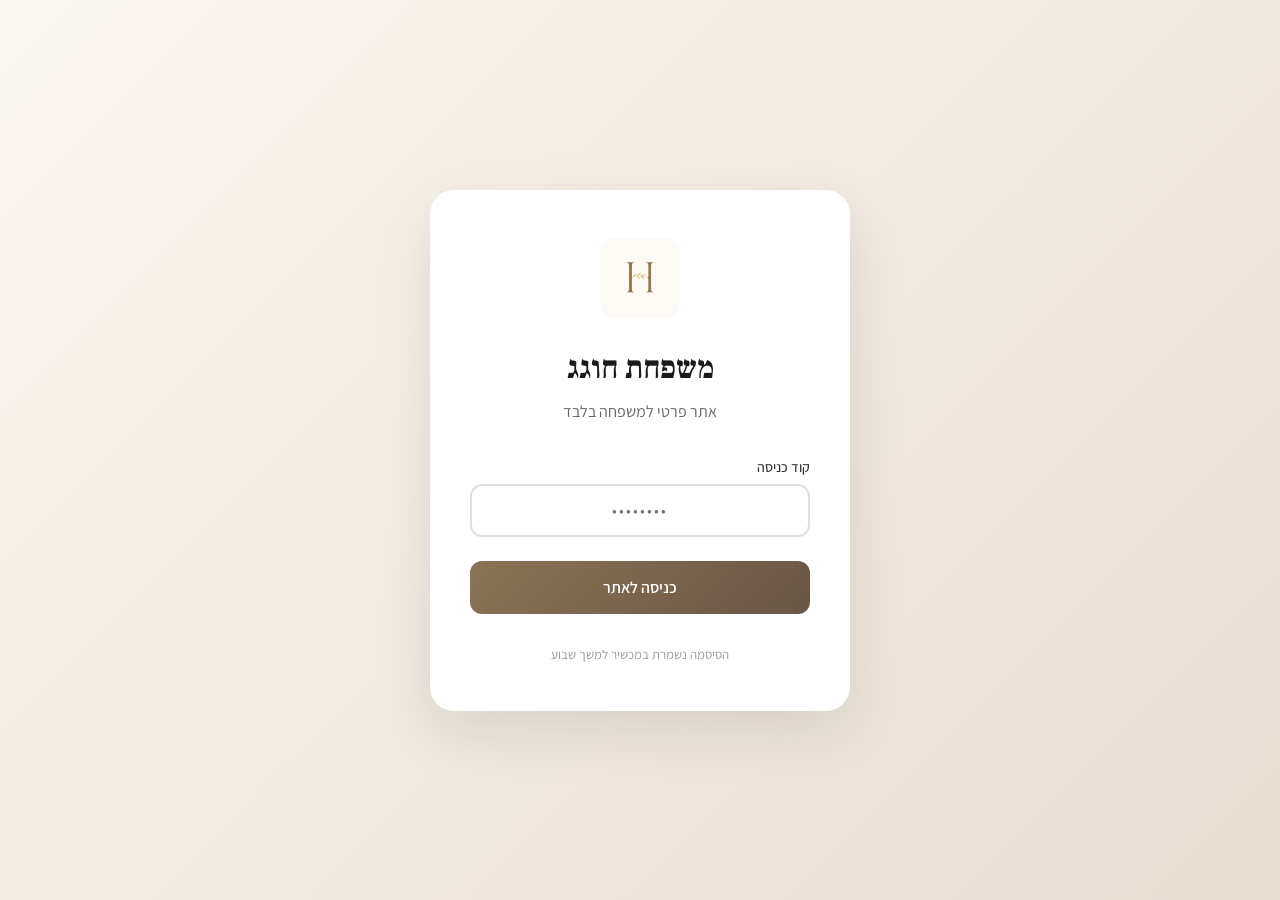
<file: index.html>
<!DOCTYPE html>
<html lang="he" dir="rtl">
<head>
  <meta charset="UTF-8" />
  <meta name="viewport" content="width=device-width, initial-scale=1.0" />
  <meta name="description" content="משפחת חוגג — הסיפורים, הרגעים והזיכרונות שלנו. בית דיגיטלי משפחתי." />
  <meta name="theme-color" content="#FAF6F0" />
  <title>משפחת חוגג · הסיפורים, הרגעים והזיכרונות שלנו</title>

  <link rel="icon" type="image/png" href="assets/logo-mark.png" />
  <link rel="apple-touch-icon" href="assets/logo-mark.png" />

  <!-- Open Graph -->
  <meta property="og:title" content="משפחת חוגג" />
  <meta property="og:description" content="הסיפורים, הרגעים והזיכרונות שלנו" />
  <meta property="og:image" content="https://hogegfamily.com/assets/og-preview.jpg" />
  <meta property="og:image:width" content="1200" />
  <meta property="og:image:height" content="630" />
  <meta property="og:url" content="https://hogegfamily.com" />
  <meta property="og:type" content="website" />
  <meta property="og:locale" content="he_IL" />
  <meta property="og:site_name" content="משפחת חוגג" />

  <!-- Twitter Card -->
  <meta name="twitter:card" content="summary_large_image" />
  <meta name="twitter:title" content="משפחת חוגג" />
  <meta name="twitter:description" content="הסיפורים, הרגעים והזיכרונות שלנו" />
  <meta name="twitter:image" content="https://hogegfamily.com/assets/og-preview.jpg" />

  <!-- Fonts: Frank Ruhl Libre (elegant Hebrew serif) + Assistant (clean Hebrew sans) -->
  <link rel="preconnect" href="https://fonts.googleapis.com" />
  <link rel="preconnect" href="https://fonts.gstatic.com" crossorigin />
  <link href="https://fonts.googleapis.com/css2?family=Frank+Ruhl+Libre:wght@400;500;700;900&family=Assistant:wght@300;400;500;600&display=swap" rel="stylesheet" />

  <link rel="stylesheet" href="styles.css" />
</head>
<body>
  <!-- 🔒 Password Protection -->
  <script>
    (function() {
      const CORRECT_HASH = '525920eb75f6453733fa289a0a49d13e72e82a1d52e5fa62866034a3521d6d6a';
      const stored = localStorage.getItem('hogeg_auth');
      
      if (!stored) {
        window.location.href = 'login.html';
        return;
      }
      
      try {
        const { hash, expiry } = JSON.parse(stored);
        if (Date.now() >= expiry || hash !== CORRECT_HASH) {
          localStorage.removeItem('hogeg_auth');
          window.location.href = 'login.html';
        }
      } catch (e) {
        localStorage.removeItem('hogeg_auth');
        window.location.href = 'login.html';
      }
    })();
  </script>

  <!-- Navigation -->
  <nav class="nav" id="nav">
    <div class="nav-inner">
      <ul class="nav-links">
        <li><a href="#story">הסיפור שלנו</a></li>
        <li><a href="#moments">רגעים</a></li>
        <li><a href="#people">האנשים שלנו</a></li>
        <li><a href="#timeline">ציר הזמן</a></li>
      </ul>
      <button class="nav-toggle" aria-label="פתח תפריט" aria-expanded="false">
        <span></span><span></span><span></span>
      </button>
    </div>
  </nav>

  <!-- Hero -->
  <header class="hero" id="hero">
    <div class="hero-image">
      <picture>
        <source media="(max-width: 768px)" srcset="assets/family-hero-mobile.jpg" />
        <img src="assets/family-hero.jpg" alt="משפחת חוגג" />
      </picture>
      <div class="hero-overlay"></div>
    </div>

    <div class="hero-content">
      <div class="hero-inner">
        <div class="hero-kicker">ברוכים הבאים</div>
        <h1 class="hero-title">משפחת חוגג</h1>
        <p class="hero-tagline">הסיפורים, הרגעים והזיכרונות שלנו</p>
        <p class="hero-intro">
          ברוכים הבאים למקום הקטן שלנו — שבו נאספים רגעים, סיפורים וזיכרונות משפחתיים
          שנרצה לשמור, לשתף ולחזור אליהם גם בעוד שנים.
        </p>
        <a href="#story" class="hero-cta">
          <span>לגלות את הסיפור שלנו</span>
          <svg viewBox="0 0 24 24" width="18" height="18" fill="none" stroke="currentColor" stroke-width="2" stroke-linecap="round" stroke-linejoin="round"><line x1="12" y1="5" x2="12" y2="19"/><polyline points="19 12 12 19 5 12"/></svg>
        </a>
      </div>
    </div>
  </header>

  <!-- Story -->
  <section class="section story" id="story">
    <div class="container narrow">
      <div class="section-header center">
        <div class="eyebrow">פרק ראשון</div>
        <h2 class="section-title">הסיפור שלנו</h2>
        <div class="divider"></div>
      </div>
      <div class="prose">
        <p>
          משפחת חוגג היא עולם של רגעים קטנים וגדולים — סיפורים שנוצרים בבית, בדרכים,
          בחגים, בטיולים ובימים הכי רגילים. האתר הזה נולד כדי לתת לכל אלה מקום:
          לשמור זיכרונות, לחזור אליהם, ולשתף אותם עם האנשים הקרובים אלינו.
        </p>
        <p>
          כאן נאסוף בהדרגה תמונות, סיפורים, אבני דרך ורגעים משפחתיים — לא כאלבום
          סגור במדף, אלא כמקום חי שמתעדכן וגדל יחד איתנו.
        </p>
      </div>
    </div>
  </section>

  <!-- Moments -->
  <section class="section moments" id="moments">
    <div class="container">
      <div class="section-header center">
        <div class="eyebrow">פרק שני</div>
        <h2 class="section-title">רגעים שנשארים</h2>
        <div class="divider"></div>
        <p class="section-lede">
          יש רגעים שעוברים מהר, אבל נשארים איתנו הרבה אחרי.
          כאן נאסוף את החוויות, התמונות והסיפורים הקטנים שמרכיבים את הסיפור שלנו.
        </p>
      </div>
      <div class="moments-grid">
        <article class="moment-card moment-card--bg" style="--bg:url('assets/moments/trips.jpg'); background-position: center 65%;">
          <div class="moment-card-overlay"></div>
          <div class="moment-icon">
            <svg viewBox="0 0 24 24" width="28" height="28" fill="none" stroke="currentColor" stroke-width="1.5" stroke-linecap="round" stroke-linejoin="round"><path d="M20 10c0 7-8 13-8 13s-8-6-8-13a8 8 0 0 1 16 0z"/><circle cx="12" cy="10" r="3"/></svg>
          </div>
          <h3>טיולים וחוויות</h3>
          <p>מקומות שראינו, דרכים שעברנו ורגעים שפתאום הפכו לזיכרון.</p>
        </article>
        <article class="moment-card moment-card--bg" style="--bg:url('assets/moments/holidays.jpg'); background-position: center 30%;">
          <div class="moment-card-overlay"></div>
          <div class="moment-icon">
            <svg viewBox="0 0 24 24" width="28" height="28" fill="none" stroke="currentColor" stroke-width="1.5" stroke-linecap="round" stroke-linejoin="round"><path d="M20.84 4.61a5.5 5.5 0 0 0-7.78 0L12 5.67l-1.06-1.06a5.5 5.5 0 0 0-7.78 7.78l1.06 1.06L12 21.23l7.78-7.78 1.06-1.06a5.5 5.5 0 0 0 0-7.78z"/></svg>
          </div>
          <h3>חגים ואירועים</h3>
          <p>מפגשים, שמחות, מסורות ורגעים שחוזרים בכל שנה בצורה חדשה.</p>
        </article>
        <article class="moment-card moment-card--bg" style="--bg:url('assets/moments/birthdays.jpg'); background-position: center 45%;">
          <div class="moment-card-overlay"></div>
          <div class="moment-icon">
            <svg viewBox="0 0 24 24" width="28" height="28" fill="none" stroke="currentColor" stroke-width="1.5" stroke-linecap="round" stroke-linejoin="round"><path d="M20 4H4a2 2 0 0 0-2 2v14l4-4h14a2 2 0 0 0 2-2V6a2 2 0 0 0-2-2z"/><line x1="8" y1="10" x2="16" y2="10"/><line x1="8" y1="14" x2="12" y2="14"/></svg>
          </div>
          <h3>ימי הולדת ואבני דרך</h3>
          <p>התחלות חדשות, גדילה, התרגשות וסימנים קטנים של זמן שעובר.</p>
        </article>
        <article class="moment-card moment-card--bg" style="--bg:url('assets/moments/home.jpg'); background-position: center 50%;">
          <div class="moment-card-overlay"></div>
          <div class="moment-icon">
            <svg viewBox="0 0 24 24" width="28" height="28" fill="none" stroke="currentColor" stroke-width="1.5" stroke-linecap="round" stroke-linejoin="round"><path d="M3 9l9-7 9 7v11a2 2 0 0 1-2 2H5a2 2 0 0 1-2-2z"/><polyline points="9 22 9 12 15 12 15 22"/></svg>
          </div>
          <h3>רגעים של בית</h3>
          <p>הימים הפשוטים, הצחוקים, השיחות והרגעים שהופכים את הבית למה שהוא.</p>
        </article>
      </div>
    </div>
  </section>

  <!-- People -->
  <section class="section people" id="people">
    <div class="container">
      <div class="section-header center">
        <div class="eyebrow">פרק שלישי</div>
        <h2 class="section-title">האנשים שלנו</h2>
        <div class="divider"></div>
        <p class="section-lede">
          כל משפחה היא הסיפורים של האנשים שמרכיבים אותה. אלה האנשים שלנו —
          כל אחד עם האור, האופי והדרך שלו.
        </p>
      </div>
      <div class="people-grid">
        <article class="person-card">
          <div class="person-photo"><img src="assets/people/oded.jpg" alt="עודד" loading="lazy" /></div>
          <h3>עודד</h3>
          <p class="person-role">אבא</p>
          <p>יוצר רגעים, סיפורים וחלומות למשפחה.</p>
        </article>
        <article class="person-card">
          <div class="person-photo"><img src="assets/people/hadar.jpg" alt="הדר" loading="lazy" /></div>
          <h3>הדר</h3>
          <p class="person-role">אמא</p>
          <p>הלב החם שמחזיק את הבית והמשפחה יחד.</p>
        </article>
        <article class="person-card">
          <div class="person-photo"><img src="assets/people/sean.jpg" alt="שון" loading="lazy" /></div>
          <h3>שון</h3>
          <p class="person-role">בן</p>
          <p>עולם של סקרנות, אנרגיה ודמיון.</p>
        </article>
        <article class="person-card">
          <div class="person-photo"><img src="assets/people/joy.jpg" alt="ג׳וי" loading="lazy" /></div>
          <h3>ג׳וי</h3>
          <p class="person-role">בת</p>
          <p>שמחה, אור ורגעים קטנים שהופכים לגדולים.</p>
        </article>
        <article class="person-card">
          <div class="person-photo"><img src="assets/people/naya.jpg" alt="נאיה" loading="lazy" /></div>
          <h3>נאיה</h3>
          <p class="person-role">בת</p>
          <p>קסם, רכות וסיפור שהולך ונכתב כל יום.</p>
        </article>
        <article class="person-card">
          <div class="person-photo"><img src="assets/people/lai-eli.jpg" alt="לאי אלי" loading="lazy" /></div>
          <h3>לאי אלי</h3>
          <p class="person-role">בן</p>
          <p>נוכחות קטנה־גדולה שמוסיפה עוד אור למשפחה.</p>
        </article>
      </div>
    </div>
  </section>

  <!-- Timeline -->
  <section class="section timeline" id="timeline">
    <div class="container narrow">
      <div class="section-header center">
        <div class="eyebrow">פרק רביעי</div>
        <h2 class="section-title">ציר הזמן המשפחתי</h2>
        <div class="divider"></div>
        <p class="section-lede">
          הסיפור שלנו נבנה מרגעים — חלקם גדולים וברורים, חלקם קטנים ושקטים.
          יחד הם יוצרים את הדרך של משפחת חוגג.
        </p>
      </div>
      <div class="timeline-list">
        <div class="timeline-item">
          <div class="timeline-dot"></div>
          <div class="timeline-content">
            <h3>ההתחלה</h3>
            <p>המקום שבו התחיל הסיפור המשפחתי שלנו.</p>
          </div>
        </div>
        <div class="timeline-item">
          <div class="timeline-dot"></div>
          <div class="timeline-content">
            <h3>המשפחה גדלה</h3>
            <p>רגעים שבהם נוספו פרקים חדשים, שמות חדשים וזיכרונות חדשים.</p>
          </div>
        </div>
        <div class="timeline-item">
          <div class="timeline-dot"></div>
          <div class="timeline-content">
            <h3>חוויות בדרך</h3>
            <p>טיולים, חגים, ימים מיוחדים ורגעים שנשארו איתנו.</p>
          </div>
        </div>
        <div class="timeline-item">
          <div class="timeline-dot"></div>
          <div class="timeline-content">
            <h3>היום ומחר</h3>
            <p>הסיפור ממשיך להיכתב — בכל יום, בכל רגע, בכל זיכרון חדש.</p>
          </div>
        </div>
      </div>
    </div>
  </section>

  <!-- Future -->
  <section class="section future">
    <div class="container narrow">
      <div class="future-card">
        <div class="section-header center">
          <div class="eyebrow">המשך הדרך</div>
          <h2 class="section-title">מבט קדימה</h2>
          <div class="divider"></div>
        </div>
        <p class="future-text">
          האתר הזה הוא התחלה של מקום משפחתי שילך ויגדל עם הזמן.
          בהמשך נוסיף עוד תמונות, סיפורים, רגעים אישיים ואולי גם עמודים נפרדים
          לכל אחד מבני המשפחה — כדי שכל סיפור יקבל את המקום שלו.
        </p>
      </div>
    </div>
  </section>

  <!-- Footer -->
  <footer class="footer">
    <div class="container">
      <div class="footer-inner">
        <img src="assets/logo-dark-bg.png" alt="משפחת חוגג" class="footer-logo" />
        <p class="footer-tagline">הסיפורים, הרגעים והזיכרונות שלנו</p>
        <p class="footer-note">נכתב, נאסף ונשמר באהבה.</p>
        <p class="footer-copy" dir="ltr">&copy; <span id="year">2026</span> Hogeg Family <span class="footer-sep">|</span> Created by <a href="https://joni.ai" target="_blank" rel="noopener">Joni AI</a></p>
      </div>
    </div>
  </footer>

  <script src="script.js"></script>
</body>
</html>
</file>
<file: styles.css>
/* ===========================================================
   משפחת חוגג — Hogeg Family Website
   Palette: Cream / Sand / Warm Brown / Gold / Charcoal
   =========================================================== */

:root {
  --cream: #FAF6F0;
  --warm-white: #FFFDF9;
  --sand: #E8DDC9;
  --sand-light: #F3ECDD;
  --brown: #8B6F47;
  --brown-dark: #6B5435;
  --gold: #B89968;
  --gold-light: #D4BC90;
  --charcoal: #2C2620;
  --charcoal-soft: #4A4138;
  --muted: #8B7F6E;

  --font-serif: 'Frank Ruhl Libre', 'David Libre', Georgia, serif;
  --font-sans: 'Assistant', 'Heebo', system-ui, -apple-system, sans-serif;

  --shadow-sm: 0 2px 8px rgba(44, 38, 32, 0.04);
  --shadow-md: 0 8px 24px rgba(44, 38, 32, 0.06);
  --shadow-lg: 0 20px 50px rgba(44, 38, 32, 0.10);

  --radius-sm: 6px;
  --radius-md: 14px;
  --radius-lg: 24px;

  --container: 1180px;
  --container-narrow: 780px;

  --ease: cubic-bezier(0.4, 0, 0.2, 1);
}

/* ---------- Base ---------- */
*, *::before, *::after { box-sizing: border-box; }

html {
  scroll-behavior: smooth;
  -webkit-font-smoothing: antialiased;
  -moz-osx-font-smoothing: grayscale;
}

body {
  margin: 0;
  font-family: var(--font-sans);
  font-weight: 400;
  font-size: 17px;
  line-height: 1.75;
  color: var(--charcoal);
  background: var(--cream);
  direction: rtl;
  text-rendering: optimizeLegibility;
}

img { max-width: 100%; display: block; }

a {
  color: inherit;
  text-decoration: none;
  transition: color 0.25s var(--ease);
}

h1, h2, h3, h4 {
  font-family: var(--font-serif);
  font-weight: 500;
  letter-spacing: -0.01em;
  color: var(--charcoal);
  margin: 0;
  line-height: 1.2;
}

p { margin: 0; }

/* ---------- Layout ---------- */
.container {
  max-width: var(--container);
  margin: 0 auto;
  padding: 0 28px;
}
.container.narrow { max-width: var(--container-narrow); }

.section {
  padding: 120px 0;
  position: relative;
}

.section-header {
  margin-bottom: 64px;
}
.section-header.center { text-align: center; }

.eyebrow {
  font-family: var(--font-sans);
  font-size: 12px;
  font-weight: 500;
  letter-spacing: 0.22em;
  text-transform: uppercase;
  color: var(--gold);
  margin-bottom: 18px;
}

.section-title {
  font-size: clamp(32px, 4.2vw, 50px);
  font-weight: 500;
  color: var(--charcoal);
  margin-bottom: 22px;
}

.divider {
  width: 44px;
  height: 1px;
  background: var(--gold);
  margin: 0 auto 26px;
  position: relative;
}
.divider::before, .divider::after {
  content: '';
  position: absolute;
  top: 50%;
  width: 4px;
  height: 4px;
  background: var(--gold);
  border-radius: 50%;
  transform: translateY(-50%);
}
.divider::before { right: -10px; }
.divider::after { left: -10px; }

.section-lede {
  max-width: 620px;
  margin: 0 auto;
  font-size: 18px;
  color: var(--charcoal-soft);
  line-height: 1.8;
}

/* ---------- Navigation ---------- */
.nav {
  position: fixed;
  top: 0; right: 0; left: 0;
  z-index: 100;
  padding: 18px 0;
  transition: all 0.35s var(--ease);
  background: transparent;
}
.nav.scrolled {
  background: rgba(250, 246, 240, 0.92);
  backdrop-filter: saturate(1.3) blur(14px);
  -webkit-backdrop-filter: saturate(1.3) blur(14px);
  padding: 12px 0;
  box-shadow: 0 1px 0 rgba(184, 153, 104, 0.15);
}

.nav-inner {
  max-width: var(--container);
  margin: 0 auto;
  padding: 0 28px;
  display: flex;
  align-items: center;
  justify-content: flex-start;
  gap: 24px;
}

.nav-logo { display: flex; align-items: center; }
.nav-logo img {
  height: 56px;
  width: auto;
  transition: height 0.35s var(--ease), filter 0.35s var(--ease);
  filter: drop-shadow(0 1px 4px rgba(139, 111, 71, 0.18));
}
.nav.scrolled .nav-logo img {
  height: 44px;
  filter: drop-shadow(0 1px 3px rgba(139, 111, 71, 0.22));
}

.nav-links {
  display: flex;
  gap: 38px;
  list-style: none;
  margin: 0; padding: 0;
}
.nav-links a {
  font-size: 15px;
  font-weight: 500;
  color: var(--charcoal);
  position: relative;
  padding: 6px 0;
}
.nav-links a::after {
  content: '';
  position: absolute;
  bottom: 0; right: 0;
  width: 0; height: 1px;
  background: var(--gold);
  transition: width 0.3s var(--ease);
}
.nav-links a:hover { color: var(--brown); }
.nav-links a:hover::after { width: 100%; }

.nav-toggle {
  display: none;
  background: none;
  border: none;
  cursor: pointer;
  padding: 8px;
  flex-direction: column;
  gap: 5px;
}
.nav-toggle span {
  display: block;
  width: 24px;
  height: 2px;
  background: var(--charcoal);
  border-radius: 2px;
  transition: all 0.3s var(--ease);
}

/* ---------- Hero ---------- */
.hero {
  position: relative;
  min-height: 100vh;
  min-height: 100svh;
  display: flex;
  align-items: center;
  overflow: hidden;
  background: var(--cream);
}

.hero-image {
  position: absolute;
  inset: 0;
  z-index: 0;
}
.hero-image img {
  width: 100%;
  height: 100%;
  object-fit: cover;
  object-position: center 30%;
  animation: heroKenBurns 30s var(--ease) infinite alternate;
}

@keyframes heroKenBurns {
  0%   { transform: scale(1.02); }
  100% { transform: scale(1.08); }
}

.hero-overlay {
  position: absolute;
  inset: 0;
  background:
    linear-gradient(
      to bottom,
      rgba(250, 246, 240, 0.35) 0%,
      rgba(250, 246, 240, 0.55) 45%,
      rgba(250, 246, 240, 0.92) 100%
    ),
    linear-gradient(
      to left,
      rgba(250, 246, 240, 0.0) 40%,
      rgba(250, 246, 240, 0.25) 100%
    );
}

.hero-content {
  position: relative;
  z-index: 2;
  width: 100%;
  padding: 140px 28px 100px;
}

.hero-inner {
  max-width: 720px;
  margin: 0 auto;
  text-align: center;
  animation: heroFadeUp 1.2s var(--ease) both;
}

@keyframes heroFadeUp {
  from { opacity: 0; transform: translateY(24px); }
  to   { opacity: 1; transform: translateY(0); }
}

.hero-kicker {
  font-family: var(--font-sans);
  font-size: 13px;
  font-weight: 500;
  letter-spacing: 0.28em;
  color: var(--gold);
  margin-bottom: 28px;
  text-transform: none;
}

.hero-title {
  font-family: var(--font-serif);
  font-size: clamp(56px, 10vw, 110px);
  font-weight: 500;
  line-height: 1.05;
  margin-bottom: 26px;
  color: var(--charcoal);
  letter-spacing: -0.02em;
}

.hero-tagline {
  font-family: var(--font-serif);
  font-size: clamp(20px, 2.8vw, 28px);
  font-weight: 400;
  font-style: italic;
  color: var(--brown);
  margin-bottom: 36px;
  letter-spacing: 0.01em;
}

.hero-intro {
  max-width: 560px;
  margin: 0 auto 48px;
  font-size: 17px;
  line-height: 1.85;
  color: var(--charcoal-soft);
}

.hero-cta {
  display: inline-flex;
  align-items: center;
  gap: 12px;
  padding: 16px 36px;
  background: var(--brown);
  color: var(--cream);
  border-radius: 100px;
  font-size: 15px;
  font-weight: 500;
  letter-spacing: 0.02em;
  box-shadow: 0 10px 30px rgba(139, 111, 71, 0.25);
  transition: all 0.3s var(--ease);
}
.hero-cta:hover {
  background: var(--brown-dark);
  transform: translateY(-2px);
  box-shadow: 0 14px 36px rgba(139, 111, 71, 0.35);
}
.hero-cta svg {
  transition: transform 0.3s var(--ease);
}
.hero-cta:hover svg { transform: translateY(3px); }

/* ---------- Story ---------- */
.story { background: var(--cream); }

.prose {
  max-width: 640px;
  margin: 0 auto;
  font-size: 18px;
  line-height: 1.9;
  color: var(--charcoal-soft);
}
.prose p + p { margin-top: 24px; }

/* ---------- Moments ---------- */
.moments {
  background: linear-gradient(180deg, var(--cream) 0%, var(--sand-light) 100%);
}

.moments-grid {
  display: grid;
  grid-template-columns: repeat(auto-fit, minmax(260px, 1fr));
  gap: 28px;
  max-width: 1080px;
  margin: 0 auto;
}

.moment-card {
  background: var(--warm-white);
  padding: 44px 32px;
  border-radius: var(--radius-md);
  border: 1px solid rgba(184, 153, 104, 0.15);
  transition: all 0.35s var(--ease);
  position: relative;
  overflow: hidden;
}
.moment-card::before {
  content: '';
  position: absolute;
  top: 0; right: 0; left: 0;
  height: 2px;
  background: linear-gradient(90deg, transparent, var(--gold), transparent);
  opacity: 0;
  transition: opacity 0.35s var(--ease);
}
.moment-card:hover {
  transform: translateY(-4px);
  box-shadow: var(--shadow-lg);
  border-color: rgba(184, 153, 104, 0.35);
}
.moment-card:hover::before { opacity: 1; }

/* Moment cards with background photo */
.moment-card--bg {
  background-image: var(--bg);
  background-size: cover;
  background-position: center center;
  border: none;
  color: var(--warm-white);
  min-height: 240px;
  padding-bottom: 36px;
}
.moment-card-overlay {
  position: absolute;
  inset: 0;
  background: linear-gradient(
    to bottom,
    rgba(10, 6, 2, 0.42) 0%,
    rgba(10, 6, 2, 0.68) 55%,
    rgba(10, 6, 2, 0.82) 100%
  );
  border-radius: inherit;
  transition: background 0.4s var(--ease);
  z-index: 0;
}
.moment-card--bg:hover .moment-card-overlay {
  background: linear-gradient(
    to bottom,
    rgba(10, 6, 2, 0.32) 0%,
    rgba(10, 6, 2, 0.55) 55%,
    rgba(10, 6, 2, 0.72) 100%
  );
}
.moment-card--bg .moment-icon,
.moment-card--bg h3,
.moment-card--bg p {
  position: relative;
  z-index: 1;
}
.moment-card--bg .moment-icon {
  background: rgba(255,255,255,0.18);
  backdrop-filter: blur(6px);
  color: #fff;
  border: 1px solid rgba(255,255,255,0.30);
}
.moment-card--bg h3 {
  color: #ffffff;
  font-size: 1.3rem;
  text-shadow:
    0 1px 0 rgba(0,0,0,0.6),
    0 2px 12px rgba(0,0,0,0.7);
}
.moment-card--bg p {
  color: rgba(255, 255, 255, 0.92);
  text-shadow:
    0 1px 0 rgba(0,0,0,0.5),
    0 2px 8px rgba(0,0,0,0.6);
  font-weight: 400;
}

.moment-icon {
  width: 56px;
  height: 56px;
  border-radius: 50%;
  background: var(--sand-light);
  color: var(--brown);
  display: flex;
  align-items: center;
  justify-content: center;
  margin-bottom: 22px;
}

.moment-card h3 {
  font-size: 22px;
  margin-bottom: 12px;
  color: var(--charcoal);
}
.moment-card p {
  font-size: 15px;
  line-height: 1.75;
  color: var(--charcoal-soft);
}
/* Force white text on bg cards — override above */
.moment-card--bg h3,
.moment-card--bg h3 * {
  color: #ffffff !important;
  text-shadow: 0 1px 2px rgba(0,0,0,0.8), 0 3px 16px rgba(0,0,0,0.7) !important;
  font-size: 24px;
}
.moment-card--bg p,
.moment-card--bg p * {
  color: #ffffff !important;
  text-shadow: 0 1px 2px rgba(0,0,0,0.7), 0 2px 10px rgba(0,0,0,0.6) !important;
  opacity: 1 !important;
}

/* ---------- People ---------- */
.people { background: var(--sand-light); }

.people-grid {
  display: grid;
  grid-template-columns: repeat(auto-fit, minmax(230px, 1fr));
  gap: 24px;
  max-width: 1080px;
  margin: 0 auto;
}

.person-card {
  background: var(--warm-white);
  padding: 40px 28px;
  border-radius: var(--radius-md);
  text-align: center;
  border: 1px solid rgba(184, 153, 104, 0.15);
  transition: all 0.35s var(--ease);
}
.person-card:hover {
  transform: translateY(-3px);
  box-shadow: var(--shadow-md);
  border-color: rgba(184, 153, 104, 0.40);
}

.person-photo {
  width: 112px;
  height: 112px;
  border-radius: 50%;
  margin: 0 auto 22px;
  overflow: hidden;
  position: relative;
  box-shadow: 0 10px 28px rgba(139, 111, 71, 0.20);
  background: linear-gradient(135deg, var(--sand) 0%, var(--gold-light) 100%);
  border: 3px solid var(--warm-white);
  outline: 1px solid rgba(184, 153, 104, 0.35);
  outline-offset: 0;
  transition: transform 0.4s var(--ease), box-shadow 0.4s var(--ease);
}
.person-photo img {
  width: 100%;
  height: 100%;
  object-fit: cover;
  object-position: center 30%;
  display: block;
}
.person-photo--placeholder {
  display: flex;
  align-items: center;
  justify-content: center;
  color: var(--brown-dark);
  font-family: var(--font-serif);
  font-size: 44px;
  font-weight: 500;
  line-height: 1;
}
.person-card:hover .person-photo {
  transform: scale(1.04);
  box-shadow: 0 14px 34px rgba(139, 111, 71, 0.30);
}

.person-card h3 {
  font-size: 24px;
  margin-bottom: 6px;
}
.person-role {
  font-size: 12px;
  letter-spacing: 0.2em;
  text-transform: uppercase;
  color: var(--gold);
  margin-bottom: 14px;
}
.person-card > p:last-child {
  font-size: 14.5px;
  line-height: 1.7;
  color: var(--charcoal-soft);
}

/* ---------- Timeline ---------- */
.timeline { background: var(--cream); }

.timeline-list {
  position: relative;
  max-width: 640px;
  margin: 0 auto;
  padding-right: 32px;
}
.timeline-list::before {
  content: '';
  position: absolute;
  top: 14px; bottom: 14px;
  right: 6px;
  width: 1px;
  background: linear-gradient(to bottom, transparent, var(--gold) 15%, var(--gold) 85%, transparent);
  opacity: 0.6;
}

.timeline-item {
  position: relative;
  padding-bottom: 42px;
}
.timeline-item:last-child { padding-bottom: 0; }

.timeline-dot {
  position: absolute;
  top: 8px;
  right: -1px;
  width: 14px;
  height: 14px;
  border-radius: 50%;
  background: var(--cream);
  border: 2px solid var(--gold);
  box-shadow: 0 0 0 4px var(--cream);
}
.timeline-item:hover .timeline-dot {
  background: var(--gold);
  transition: background 0.3s var(--ease);
}

.timeline-content {
  padding-right: 28px;
}
.timeline-content h3 {
  font-size: 22px;
  margin-bottom: 8px;
  color: var(--charcoal);
}
.timeline-content p {
  font-size: 15.5px;
  line-height: 1.7;
  color: var(--charcoal-soft);
}

/* ---------- Future ---------- */
.future {
  background: linear-gradient(180deg, var(--cream) 0%, var(--sand-light) 100%);
  padding: 80px 0 120px;
}

.future-card {
  background: var(--warm-white);
  padding: 72px 48px;
  border-radius: var(--radius-lg);
  border: 1px solid rgba(184, 153, 104, 0.18);
  text-align: center;
  box-shadow: var(--shadow-sm);
}

.future-text {
  max-width: 560px;
  margin: 0 auto;
  font-size: 17px;
  line-height: 1.85;
  color: var(--charcoal-soft);
}

/* ---------- Footer ---------- */
.footer {
  background: var(--charcoal);
  color: var(--cream);
  padding: 80px 0 40px;
  text-align: center;
}

.footer-inner {
  max-width: 500px;
  margin: 0 auto;
}

.footer-logo {
  display: block;
  height: 200px;
  width: auto;
  margin: 0 auto 28px;
  border-radius: 14px;
  box-shadow: 0 8px 32px rgba(0,0,0,0.35);
  transition: transform 0.3s ease, box-shadow 0.3s ease;
}
.footer-logo:hover {
  transform: scale(1.02);
  box-shadow: 0 12px 40px rgba(0,0,0,0.45);
}
@media (max-width: 600px) {
  .footer-logo { height: 160px; border-radius: 10px; }
}

.footer-tagline {
  font-family: var(--font-serif);
  font-size: 18px;
  font-style: italic;
  color: var(--gold-light);
  margin-bottom: 16px;
}

.footer-note {
  font-size: 14px;
  color: rgba(250, 246, 240, 0.65);
  margin-bottom: 32px;
}

.footer-copy {
  font-size: 12px;
  letter-spacing: 0.15em;
  color: rgba(250, 246, 240, 0.45);
  padding-top: 28px;
  border-top: 1px solid rgba(250, 246, 240, 0.1);
}
.footer-copy a {
  color: rgba(250, 246, 240, 0.65);
  text-decoration: none;
  transition: color 0.25s var(--ease);
}
.footer-copy a:hover {
  color: var(--gold-light);
}
.footer-sep {
  margin: 0 10px;
  color: rgba(250, 246, 240, 0.25);
}

/* ---------- Scroll reveal ---------- */
.reveal {
  opacity: 0;
  transform: translateY(20px);
  transition: opacity 0.9s var(--ease), transform 0.9s var(--ease);
}
.reveal.visible {
  opacity: 1;
  transform: translateY(0);
}

/* ---------- Mobile ---------- */
@media (max-width: 900px) {
  .nav-links {
    position: fixed;
    top: 0; right: 0;
    height: 100vh;
    width: 280px;
    flex-direction: column;
    justify-content: center;
    align-items: center;
    background: var(--warm-white);
    box-shadow: var(--shadow-lg);
    gap: 28px;
    transform: translateX(100%);
    transition: transform 0.4s var(--ease);
    padding: 80px 30px;
  }
  .nav-links.open { transform: translateX(0); }
  .nav-links a { font-size: 18px; }

  .nav-toggle { display: flex; }
  .nav-toggle.open span:nth-child(1) { transform: translateY(7px) rotate(45deg); }
  .nav-toggle.open span:nth-child(2) { opacity: 0; }
  .nav-toggle.open span:nth-child(3) { transform: translateY(-7px) rotate(-45deg); }
}

@media (max-width: 768px) {
  .section { padding: 80px 0; }
  .section-header { margin-bottom: 44px; }

  .hero-content { padding: 120px 20px 80px; }
  .hero-title { font-size: clamp(44px, 13vw, 68px); }
  .hero-tagline { font-size: 18px; }
  .hero-intro { font-size: 16px; }

  .moments-grid, .people-grid { gap: 18px; }
  .moment-card, .person-card { padding: 32px 24px; }

  .future-card { padding: 48px 28px; }
  .footer { padding: 60px 0 30px; }
}

@media (max-width: 480px) {
  body { font-size: 16px; }
  .hero-cta { padding: 14px 28px; font-size: 14px; }
  .hero-overlay {
    background:
      linear-gradient(
        to bottom,
        rgba(250, 246, 240, 0.25) 0%,
        rgba(250, 246, 240, 0.55) 40%,
        rgba(250, 246, 240, 0.95) 100%
      );
  }
  .hero-image img { object-position: center 25%; }
}

/* ---------- Reduced motion ---------- */
@media (prefers-reduced-motion: reduce) {
  *, *::before, *::after {
    animation-duration: 0.01ms !important;
    transition-duration: 0.01ms !important;
    scroll-behavior: auto !important;
  }
  .hero-image img { animation: none; }
}
</file>
